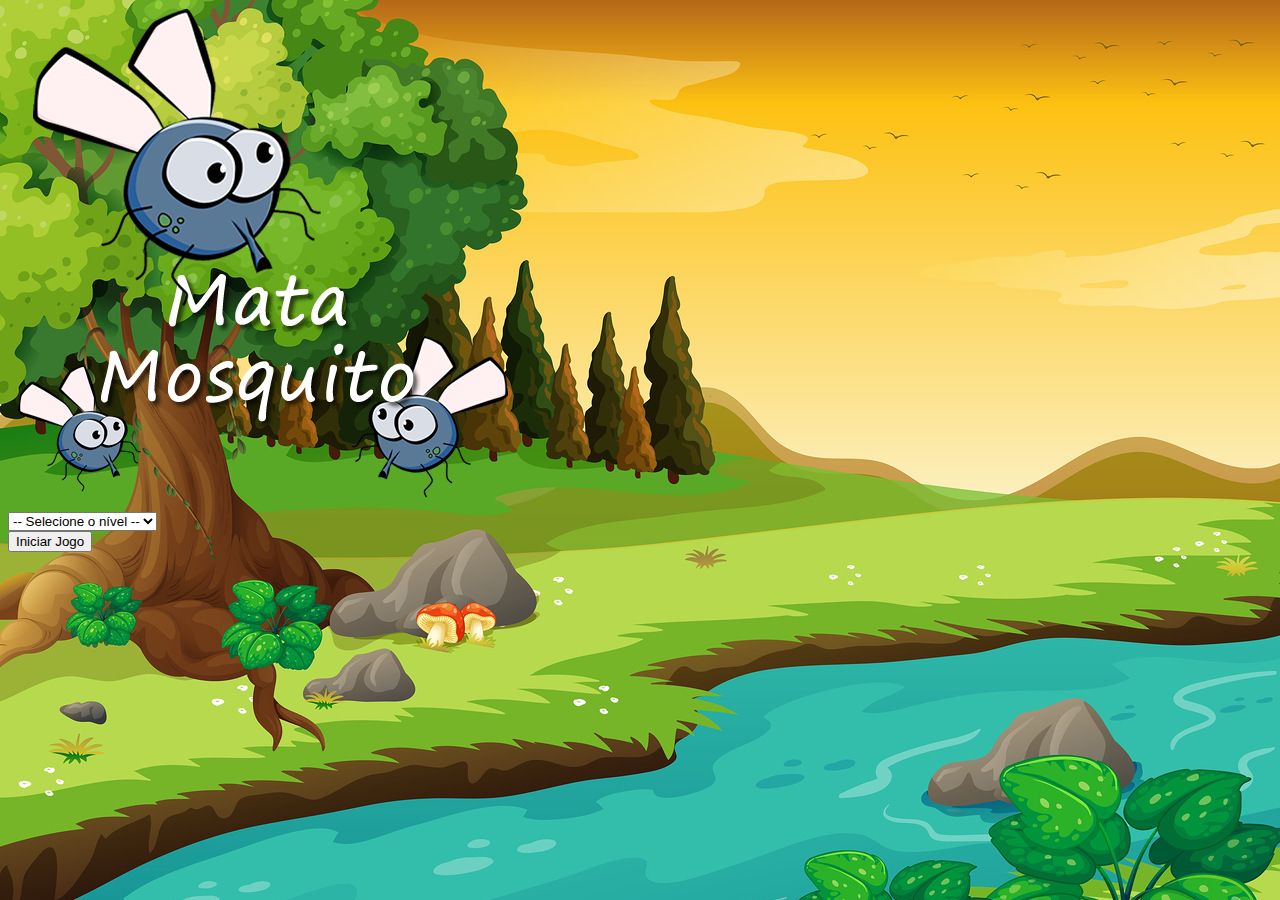
<file: App Mata Mosquito/index.html>
<!DOCTYPE html>
<html>
<head>
	<meta charset="utf-8">
	<title>Início</title>

	<!-- CSS only -->
	<link href="https://cdn.jsdelivr.net/npm/bootstrap@5.0.0-beta3/dist/css/bootstrap.min.css" rel="stylesheet" integrity="sha384-eOJMYsd53ii+scO/bJGFsiCZc+5NDVN2yr8+0RDqr0Ql0h+rP48ckxlpbzKgwra6" crossorigin="anonymous">

	<link rel="stylesheet" type="text/css" href="estilo.css">

	<script src="jogo.js"></script>

	<script>
		function iniciarJogo(){
			var nivel = document.getElementById('nivel').value

			if (nivel === '') {
				alert('Selecione um nível para iniciar o jogo!')
				return false
			}

			window.location.href = "app.html?"+ nivel
		}
	</script>

</head>
<body>

	<div class="container">
		<div class="row">
			<div class="col">
				<div class="d-flex justify-content-center">
					<img src="imagens/game.png">
				</div>
			</div>
		</div>

		<div class="row">
			<div class="col">
				<div class="d-flex justify-content-center">
					<div class="mb-2">
						<select class="form-control" id="nivel">
							<option value="">-- Selecione o nível --</option>
							<option value="normal">Normal</option>
							<option value="dificil">Difícil</option>
							<option value="chucknorris">Chuck Norris</option>
						</select>
					</div>
				</div>
			</div>
		</div>

		<div class="row">
			<div class="col">
				<div class="d-flex justify-content-center">
					<button type="button" class="btn btn-danger btn-lg" onclick="iniciarJogo()">Iniciar Jogo</button>
				</div>
			</div>
		</div>
	</div>

</body>
</html>
</file>
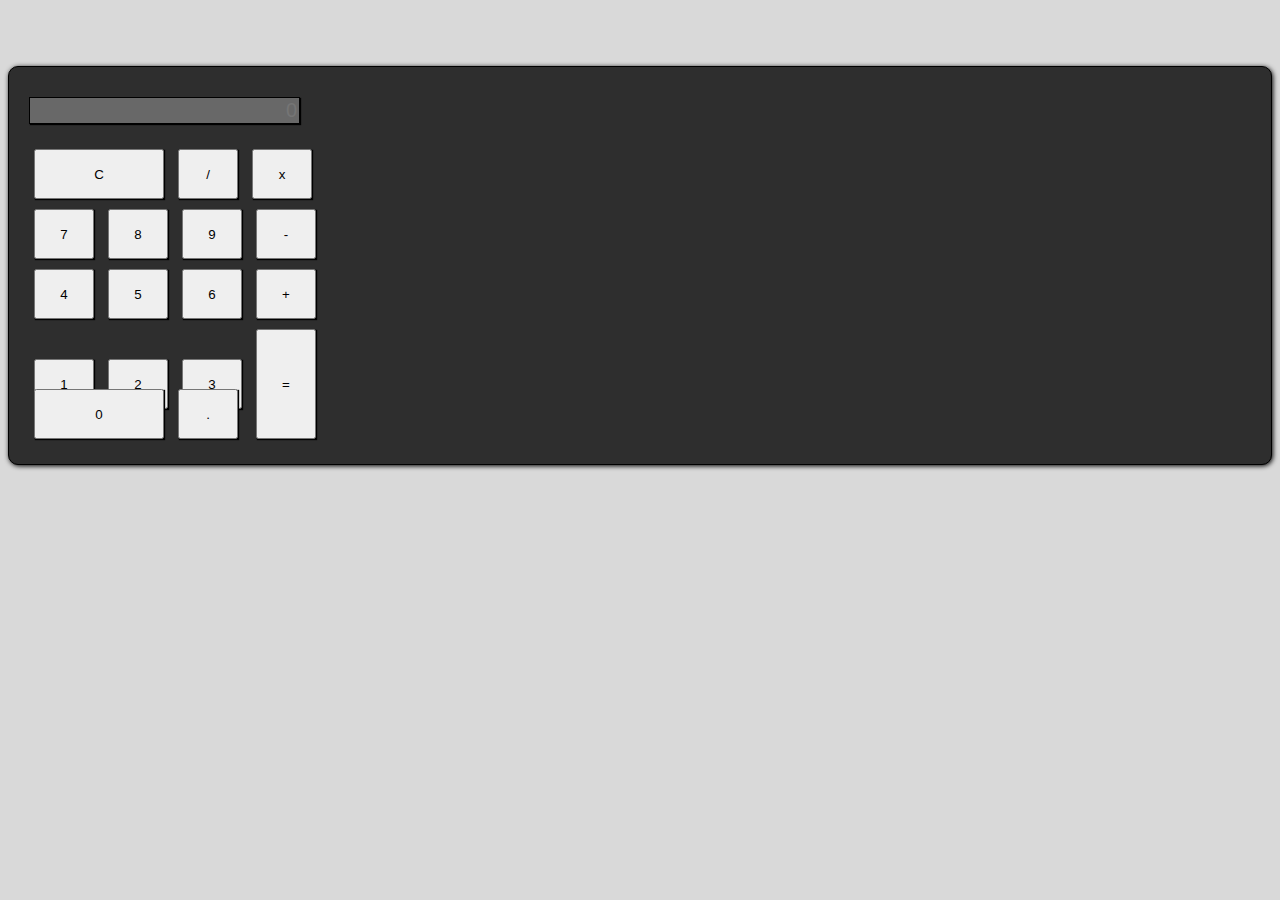
<file: Calculadora.html>
<html>
	<head>
		<title>Calculadora</title>

		<!-- Latest compiled and minified CSS -->
		<link rel="stylesheet" href="https://maxcdn.bootstrapcdn.com/bootstrap/4.0.0-beta.2/css/bootstrap.min.css" integrity="sha384-PsH8R72JQ3SOdhVi3uxftmaW6Vc51MKb0q5P2rRUpPvrszuE4W1povHYgTpBfshb" crossorigin="anonymous">

    <style>
      .calculadora {
        margin-top: 40px;
        border: solid 1px #000;
        padding: 20px;
        background-color: #2E2E2E;
        border-radius: 10px;
        box-shadow: 1px 1px 5px #000;
      }

      .btn {
        width: 60px;
        height: 50px;
        margin: 5px;
        box-shadow: 1px 1px 1px #000;
      }

      .clear {
        width: 130px;
      }

      .enter {
        height: 110px;
      }

      .zero {
        width: 130px;
      }

      .resultado {
        text-align: right;
        font-size: 20px;
        margin-top: 10px;
        margin-bottom: 20px;
        border: solid 1px #000;
        box-shadow: 1px 1px 1px #000;
      }

    </style>

	</head>

  <body style="background: #D9D9D9">

    <div class="container">
      <div class="row">
        <div class="col d-flex justify-content-center">
          <br />

          <div class="calculadora">
            <input type="text" id="resultado" class="form-control resultado" placeholder="0" disabled="disabled" />
            
            <div class="row">
              <button onclick="calcular('acao', 'c')" type="button" class="btn btn-dark btn-lg clear font-weight-light">C</button>
              <button onclick="calcular('acao', '/')" type="button" class="btn btn-dark btn-lg font-weight-light">/</button>
              <button onclick="calcular('acao', '*')" type="button" class="btn btn-dark btn-lg font-weight-light">x</button>
            </div>

            <div class="row">
              <button onclick="calcular('valor', 7)" type="button" class="btn btn-dark btn-lg font-weight-light">7</button>
              <button onclick="calcular('valor', 8)" type="button" class="btn btn-dark btn-lg font-weight-light">8</button>
              <button onclick="calcular('valor', 9)" type="button" class="btn btn-dark btn-lg font-weight-light">9</button>
              <button onclick="calcular('acao', '-')" type="button" class="btn btn-dark btn-lg font-weight-light">-</button>
            </div>
            
            <div class="row">
              <button onclick="calcular('valor', 4)" type="button" class="btn btn-dark btn-lg font-weight-light">4</button>
              <button onclick="calcular('valor', 5)" type="button" class="btn btn-dark btn-lg font-weight-light">5</button>
              <button onclick="calcular('valor', 6)" type="button" class="btn btn-dark btn-lg font-weight-light">6</button>
              <button onclick="calcular('acao', '+')" type="button" class="btn btn-dark btn-lg font-weight-light">+</button>
            </div>

            <div class="row">
              <button onclick="calcular('valor', 1)" type="button" class="btn btn-dark btn-lg font-weight-light">1</button>
              <button onclick="calcular('valor', 2)" type="button" class="btn btn-dark btn-lg font-weight-light">2</button>
              <button onclick="calcular('valor', 3)" type="button" class="btn btn-dark btn-lg font-weight-light">3</button>
              <button onclick="calcular('acao', '=')" type="button" class="btn btn-dark btn-lg enter">=</button>
            </div>

            <div class="row" style="margin-top: -60px">
              <button onclick="calcular('valor', 0)" type="button" class="btn btn-dark zero btn-lg font-weight-light">0</button>
              <button onclick="calcular('acao', '.')" type="button" class="btn btn-dark btn-lg font-weight-light">.</button>
            </div>



          </div>
        </div>
      </div>
    </div>    

    <script>
      function calcular(tipo, valor){
        if(tipo === 'acao') {
          if(valor === 'c'){
            //limpar o visor
            document.getElementById('resultado').value = ''
          }
          if(valor === '+' || valor === '-' || valor === '*' || valor === '/' || valor === '.'){
            document.getElementById('resultado').value += valor
          }
          if(valor === '=') {
            var valor_campo = eval(document.getElementById('resultado').value)
            document.getElementById('resultado').value = valor_campo
          }
        } else if (tipo === 'valor') {

          document.getElementById('resultado').value += valor
        }
      }
    </script>

  </body>	

</html>
</file>
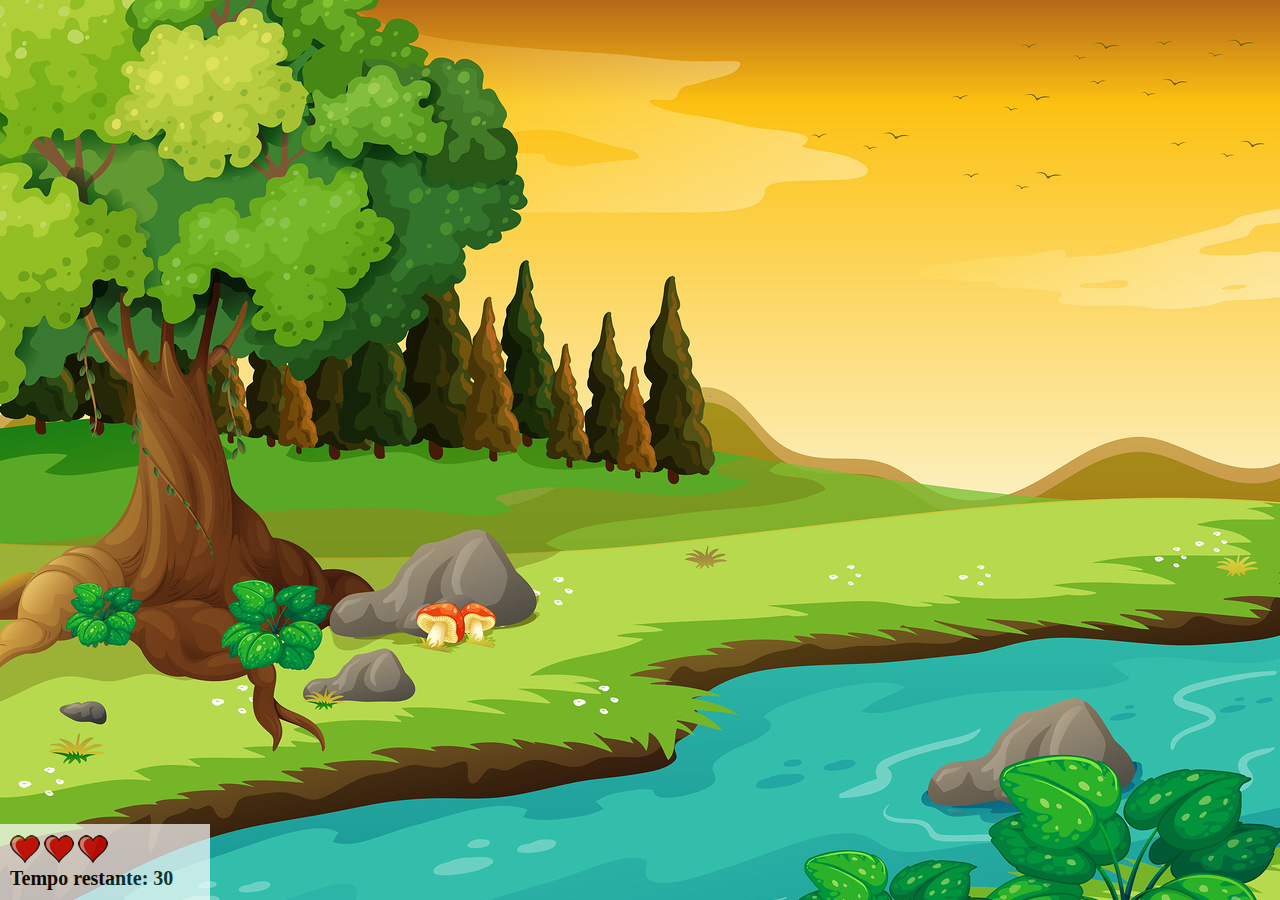
<file: App Mata Mosquito/app.html>
<!DOCTYPE html>
<html>
<head>
	<meta charset="utf-8">
	<title>Mata Mosquito</title>

	<link rel="stylesheet" type="text/css" href="estilo.css">

	<script src="jogo.js"></script>

</head>
<body onresize="ajustaTamanhoPalgoJogo()">

	<div class="painel">
		<div class="vidas">
			<img id="v1" src="imagens/coracao_cheio.png">
			<img id="v2" src="imagens/coracao_cheio.png">
			<img id="v3" src="imagens/coracao_cheio.png">
		</div>

		<div class="cronometro">Tempo restante: <span id="cronometro"></span></div>

	</div>



	<script>
		document.getElementById('cronometro').innerHTML = tempo

		var criaMosquito = setInterval(function(){
			posicaoRandomica()
		}, criaMosquitoTempo)
		
	</script>

</body>
</html>
</file>
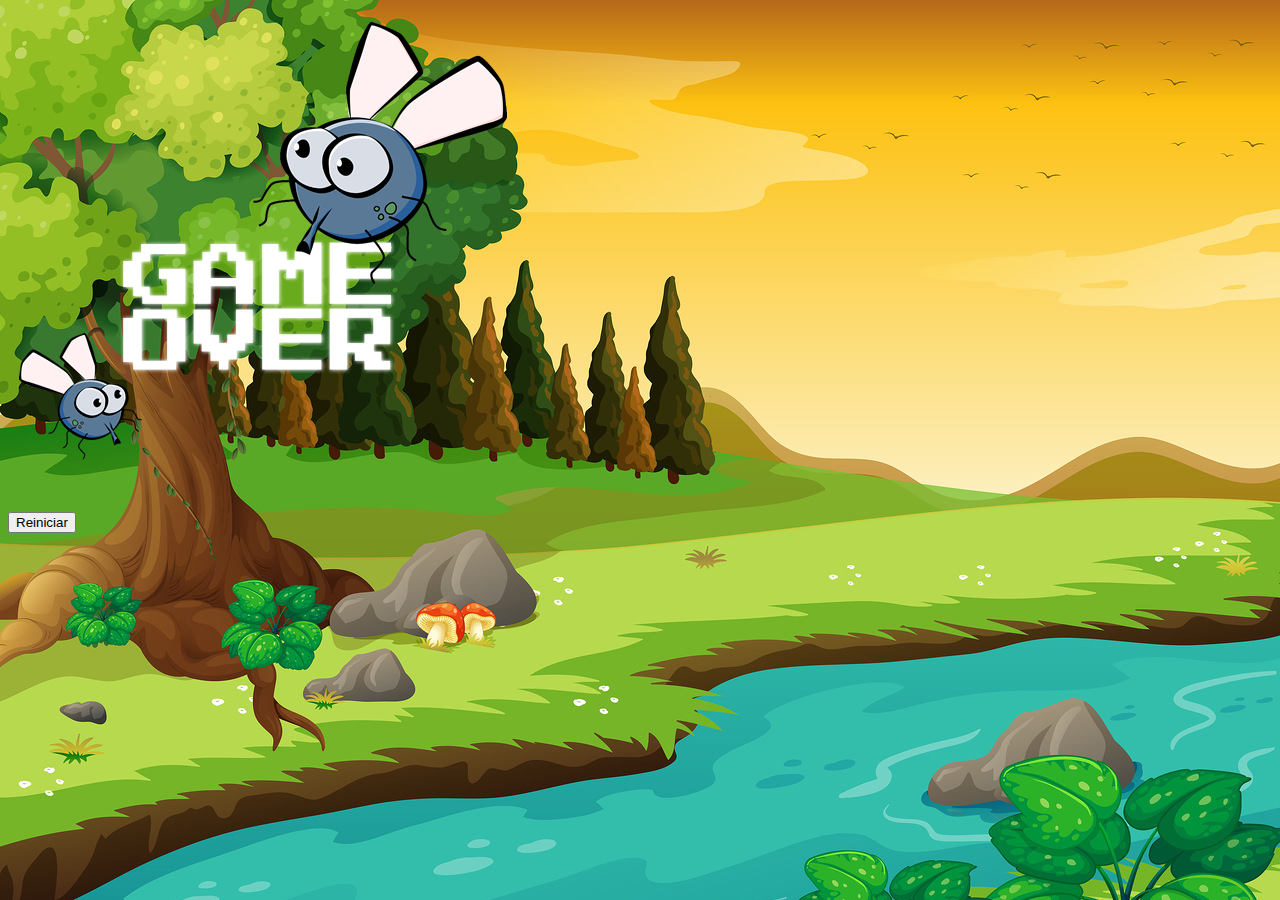
<file: App Mata Mosquito/fim_de_jogo.html>
<!DOCTYPE html>
<html>
<head>
	<meta charset="utf-8">
	<title>Derrota :(</title>

	<!-- CSS only -->
	<link href="https://cdn.jsdelivr.net/npm/bootstrap@5.0.0-beta3/dist/css/bootstrap.min.css" rel="stylesheet" integrity="sha384-eOJMYsd53ii+scO/bJGFsiCZc+5NDVN2yr8+0RDqr0Ql0h+rP48ckxlpbzKgwra6" crossorigin="anonymous">

	<link rel="stylesheet" type="text/css" href="estilo.css">

	<script src="jogo.js"></script>

</head>
<body>

	<div class="container">
		<div class="row">
			<div class="col">
				<div class="d-flex justify-content-center">
					<img src="imagens/game_over.png">
				</div>
			</div>
		</div>

		<div class="row">
			<div class="col">
				<div class="d-flex justify-content-center">
					<button type="button" class="btn btn-dark btn-lg" onclick="window.location.href = 'index.html'">Reiniciar</button>
				</div>
			</div>
		</div>
	</div>

</body>
</html>
</file>
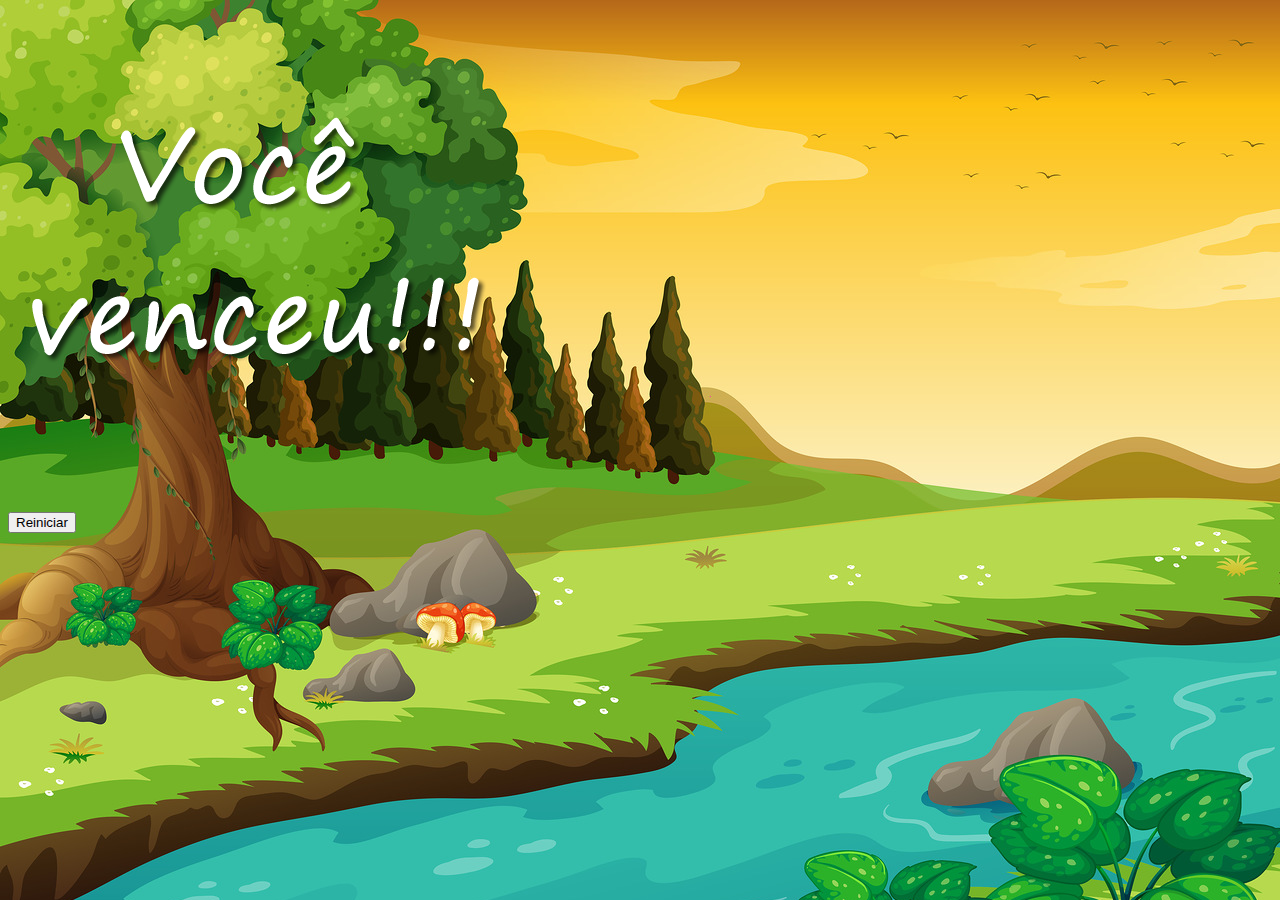
<file: App Mata Mosquito/vitoria.html>
<!DOCTYPE html>
<html>
<head>
	<meta charset="utf-8">
	<title>Vitória !</title>

	<!-- CSS only -->
	<link href="https://cdn.jsdelivr.net/npm/bootstrap@5.0.0-beta3/dist/css/bootstrap.min.css" rel="stylesheet" integrity="sha384-eOJMYsd53ii+scO/bJGFsiCZc+5NDVN2yr8+0RDqr0Ql0h+rP48ckxlpbzKgwra6" crossorigin="anonymous">

	<link rel="stylesheet" type="text/css" href="estilo.css">

	<script src="jogo.js"></script>

</head>
<body>

	<div class="container">
		<div class="row">
			<div class="col">
				<div class="d-flex justify-content-center">
					<img src="imagens/vitoria.png">
				</div>
			</div>
		</div>

		<div class="row">
			<div class="col">
				<div class="d-flex justify-content-center">
					<button type="button" class="btn btn-dark btn-lg" onclick="window.location.href = 'index.html'">Reiniciar</button>
				</div>
			</div>
		</div>
	</div>

</body>
</html>
</file>
<file: App Mata Mosquito/estilo.css>
html{
	cursor: url(imagens/mata_mosca.png) 30 30, auto;
}

body{
	background-image: url(imagens/bg.jpg);
	background-repeat: no-repeat;
}

.mosquito1 {
	width: 50px;
	height: 50px;
}

.mosquito2 {
	width: 70px;
	height: 70px;
}

.mosquito3 {
	width: 90px;
	height: 90px;
}

.ladoA{
	transform: scaleX(1);
}

.ladoB{
	transform: scaleX(-1);
}

.painel {
	position: absolute;
	width: 190px;
	padding: 10px;
	bottom: 0px;
	left: 0px;
	border-top: solid 1px #FFF;
	background-color: #FFF;
	opacity: 0.7;
}

.vidas{
	float: left;
}

.cronometro{
	float: left;
	font-size: 20px;
	font-weight: bold;
}
</file>
